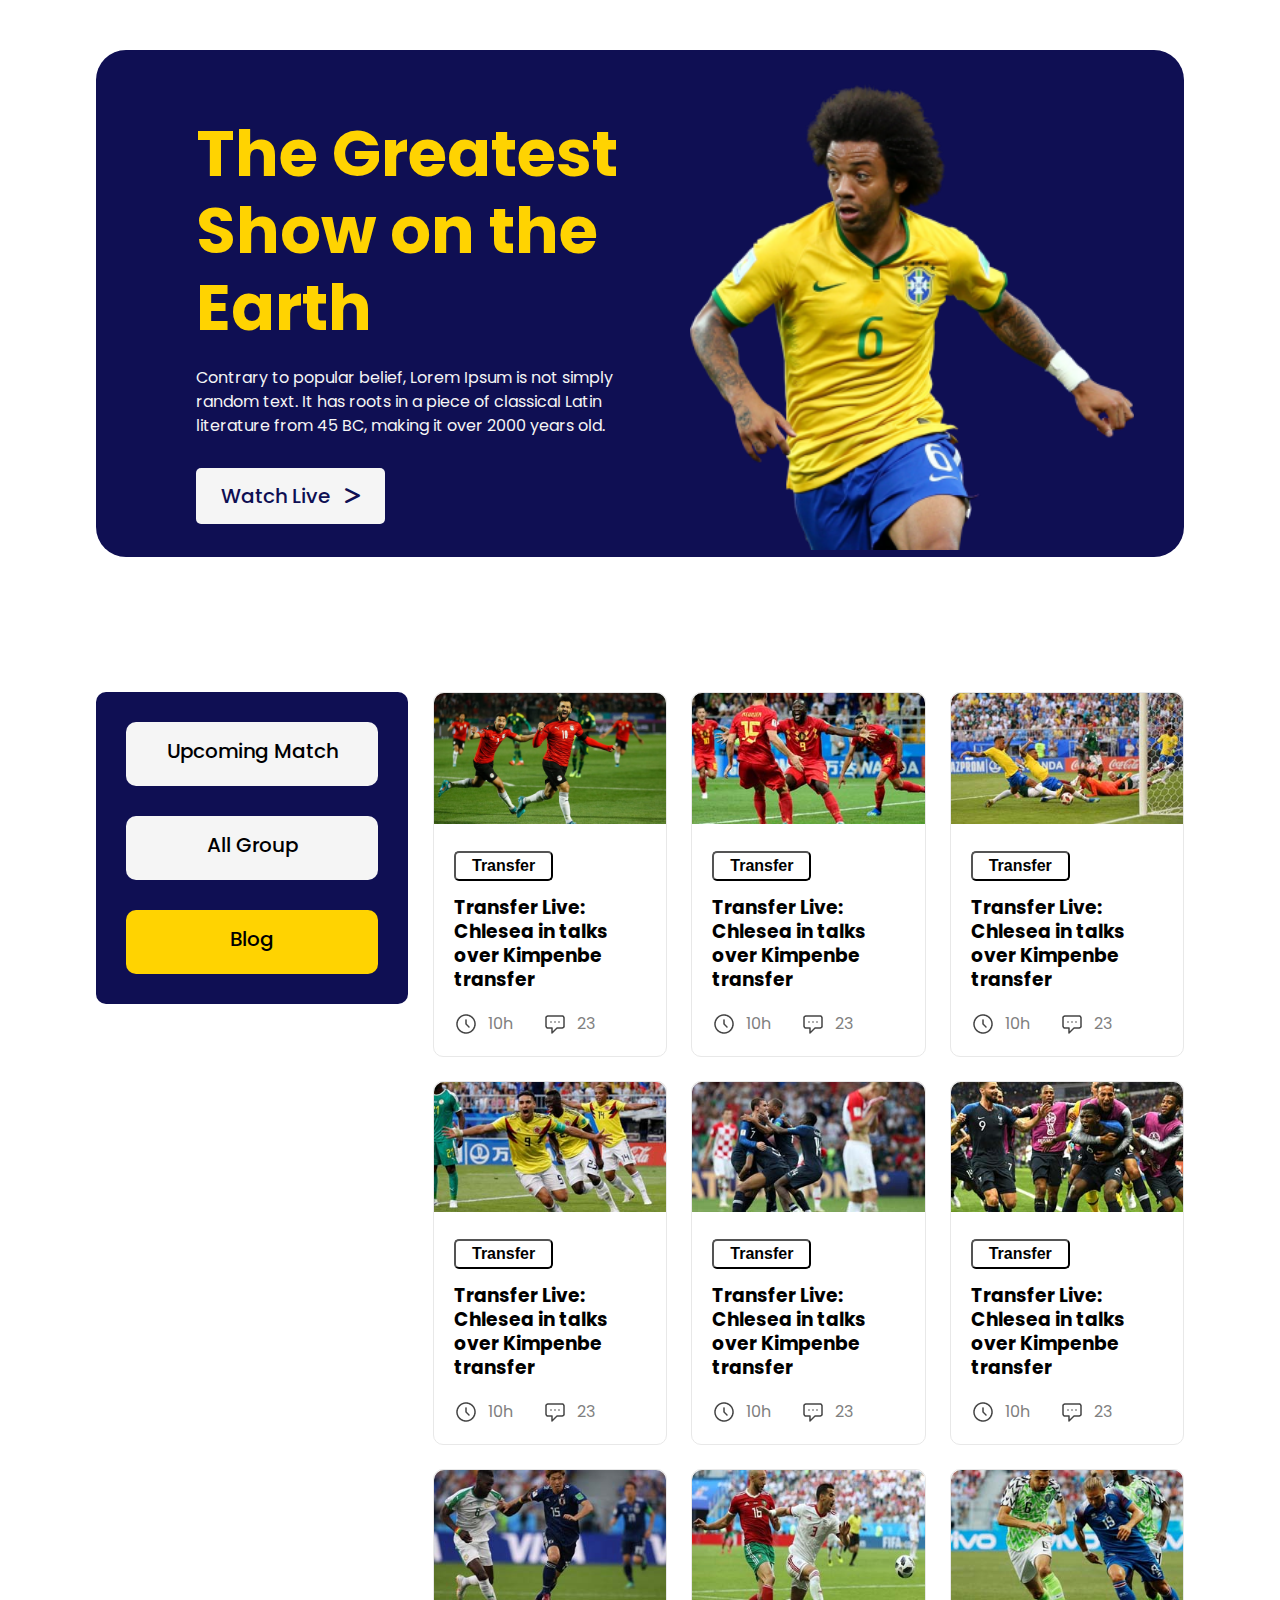
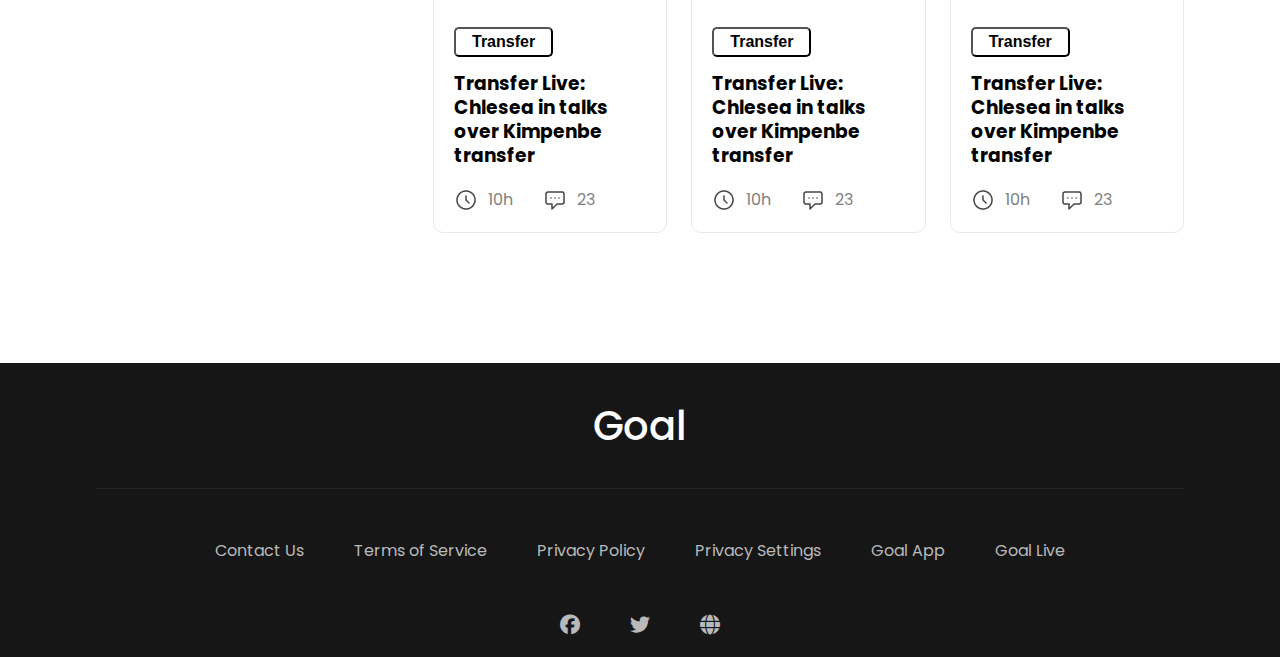
<file: index.html>
<!DOCTYPE html>
<html lang="en">

<head>
    <meta charset="UTF-8">
    <meta http-equiv="X-UA-Compatible" content="IE=edge">
    <meta name="viewport" content="width=device-width, initial-scale=1.0">
    <title>World Cup</title>
    <!-- Fonts -->
    <link rel="preconnect" href="https://fonts.googleapis.com">
    <link rel="preconnect" href="https://fonts.gstatic.com" crossorigin>
    <link
        href="https://fonts.googleapis.com/css2?family=Inter:wght@400;600;700&family=Lobster&family=Poppins:wght@400;500;700;900&display=swap"
        rel="stylesheet">
    <!-- Font Awesome Icon -->
    <link rel="stylesheet" href="https://cdnjs.cloudflare.com/ajax/libs/font-awesome/6.2.0/css/all.min.css">
    <!-- Custom StyleSheet -->
    <link rel="stylesheet" href="style.css">
</head>

<body>
    <!-- Top Part -->
    <header class="container">
        <div class="top-blog">
            <div class="content">
                <div class="half-width">
                    <h1>The Greatest Show on the Earth</h1>
                    <div class="mini-text">
                        <p class="short-text" title="Contrary to popular belief, Lorem Ipsum is not simply
                        random text. It has roots in a piece of classical Latin literature from 45 BC, making it
                        over 2000 years old.">Contrary to popular belief, is not simply random text.</p>
                    </div>
                    <p class="short-text big-text">Contrary to popular belief, Lorem Ipsum is not simply
                        random text. It has roots in a piece of classical Latin literature from 45 BC, making it
                        over 2000 years old.</p>
                    <a class="link-btn btn" href="">Watch Live <i
                            class="fa-sharp fa-solid fa-greater-than btn-icon"></i></a>
                </div>
                <div class="half-width">
                    <img src="images/blog-images/banner-img.png" alt="">
                </div>
            </div>
        </div>
    </header>
    <!-- Main Part -->
    <main>
        <!-- Blog Area -->
        <section class="container">
            <div class="flex">
                <div class="fixed-width">
                    <a href="match.index.html" class="fixed-btn btn Upcoming">Upcoming Match</a>
                    <a href="" class="fixed-btn btn">All
                        Group</a><a href="index.html" class="fixed-btn btn highlighted">Blog</a>
                </div>
                <div class="blog">
                    <div class="highlights">
                        <img src="images/blog-images/blog-img.png" alt="">
                        <div class="blog-content">
                            <button class="live-btn">Transfer</button>
                            <h3>Transfer Live: Chlesea in talks over Kimpenbe transfer</h3>
                            <div class="flex">
                                <div class="blog-info flex">
                                    <img src="images/icons/time-icon.png" alt="">
                                    <p>10h</p>
                                </div>
                                <div>
                                    <div class="blog-info flex">
                                        <img src="images/icons/chat-icon.png" alt="">
                                        <p>23</p>
                                    </div>
                                </div>
                            </div>
                        </div>
                    </div>
                    <div class="highlights">
                        <img src="images/blog-images/argentina.jpg" alt="">
                        <div class="blog-content">
                            <button class="live-btn">Transfer</button>
                            <h3>Transfer Live: Chlesea in talks over Kimpenbe transfer</h3>
                            <div class="flex">
                                <div class="blog-info flex">
                                    <img src="images/icons/time-icon.png" alt="">
                                    <p>10h</p>
                                </div>
                                <div>
                                    <div class="blog-info flex">
                                        <img src="images/icons/chat-icon.png" alt="">
                                        <p>23</p>
                                    </div>
                                </div>
                            </div>
                        </div>
                    </div>
                    <div class="highlights">
                        <img src="images/blog-images/brazeel.jpg" alt="">
                        <div class="blog-content">
                            <button class="live-btn">Transfer</button>
                            <h3>Transfer Live: Chlesea in talks over Kimpenbe transfer</h3>
                            <div class="flex">
                                <div class="blog-info flex">
                                    <img src="images/icons/time-icon.png" alt="">
                                    <p>10h</p>
                                </div>
                                <div>
                                    <div class="blog-info flex">
                                        <img src="images/icons/chat-icon.png" alt="">
                                        <p>23</p>
                                    </div>
                                </div>
                            </div>
                        </div>
                    </div>
                    <div class="highlights">
                        <img src="images/blog-images/colombia.jpg" alt="">
                        <div class="blog-content">
                            <button class="live-btn">Transfer</button>
                            <h3>Transfer Live: Chlesea in talks over Kimpenbe transfer</h3>
                            <div class="flex">
                                <div class="blog-info flex">
                                    <img src="images/icons/time-icon.png" alt="">
                                    <p>10h</p>
                                </div>
                                <div>
                                    <div class="blog-info flex">
                                        <img src="images/icons/chat-icon.png" alt="">
                                        <p>23</p>
                                    </div>
                                </div>
                            </div>
                        </div>
                    </div>
                    <div class="highlights">
                        <img src="images/blog-images/france.jpg" alt="">
                        <div class="blog-content">
                            <button class="live-btn">Transfer</button>
                            <h3>Transfer Live: Chlesea in talks over Kimpenbe transfer</h3>
                            <div class="flex">
                                <div class="blog-info flex">
                                    <img src="images/icons/time-icon.png" alt="">
                                    <p>10h</p>
                                </div>
                                <div>
                                    <div class="blog-info flex">
                                        <img src="images/icons/chat-icon.png" alt="">
                                        <p>23</p>
                                    </div>
                                </div>
                            </div>
                        </div>
                    </div>
                    <div class="highlights">
                        <img src="images/blog-images/german.jpg" alt="">
                        <div class="blog-content">
                            <button class="live-btn">Transfer</button>
                            <h3>Transfer Live: Chlesea in talks over Kimpenbe transfer</h3>
                            <div class="flex">
                                <div class="blog-info flex">
                                    <img src="images/icons/time-icon.png" alt="">
                                    <p>10h</p>
                                </div>
                                <div>
                                    <div class="blog-info flex">
                                        <img src="images/icons/chat-icon.png" alt="">
                                        <p>23</p>
                                    </div>
                                </div>
                            </div>
                        </div>
                    </div>
                    <div class="highlights">
                        <img src="images/blog-images/japan.jpg" alt="">
                        <div class="blog-content">
                            <button class="live-btn">Transfer</button>
                            <h3>Transfer Live: Chlesea in talks over Kimpenbe transfer</h3>
                            <div class="flex">
                                <div class="blog-info flex">
                                    <img src="images/icons/time-icon.png" alt="">
                                    <p>10h</p>
                                </div>
                                <div>
                                    <div class="blog-info flex">
                                        <img src="images/icons/chat-icon.png" alt="">
                                        <p>23</p>
                                    </div>
                                </div>
                            </div>
                        </div>
                    </div>
                    <div class="highlights">
                        <img src="images/blog-images/morocco.jpg" alt="">
                        <div class="blog-content">
                            <button class="live-btn">Transfer</button>
                            <h3>Transfer Live: Chlesea in talks over Kimpenbe transfer</h3>
                            <div class="flex">
                                <div class="blog-info flex">
                                    <img src="images/icons/time-icon.png" alt="">
                                    <p>10h</p>
                                </div>
                                <div>
                                    <div class="blog-info flex">
                                        <img src="images/icons/chat-icon.png" alt="">
                                        <p>23</p>
                                    </div>
                                </div>
                            </div>
                        </div>
                    </div>
                    <div class="highlights">
                        <img src="images/blog-images/nigeria.jpg" alt="">
                        <div class="blog-content">
                            <button class="live-btn">Transfer</button>
                            <h3>Transfer Live: Chlesea in talks over Kimpenbe transfer</h3>
                            <div class="flex">
                                <div class="blog-info flex">
                                    <img src="images/icons/time-icon.png" alt="">
                                    <p>10h</p>
                                </div>
                                <div>
                                    <div class="blog-info flex">
                                        <img src="images/icons/chat-icon.png" alt="">
                                        <p>23</p>
                                    </div>
                                </div>
                            </div>
                        </div>
                    </div>
                </div>
            </div>
        </section>
        <!-- footer Area -->
        <section class="footer-bg">
            <div class="container footer-navigation">
                <h2>Goal</h2>
                <hr>
                <ul class="flex">
                    <li> <a href="">Contact Us</a></li>
                    <li><a href="">Terms of Service</a></li>
                    <li><a href="">Privacy Policy</a></li>
                    <li><a href="">Privacy Settings</a></li>
                    <li><a href="">Goal App</a></li>
                    <li><a href="">Goal Live</a></li>
                </ul>
                <ul class="social-icon flex">
                    <li><a href=""><i class="fa-brands fa-facebook"></i></a></i></li>
                    <li><a href=""><i class="fa-brands fa-twitter"></i></a></li>
                    <li><a href=""><i class="fa-solid fa-globe"></i></a></li>
                </ul>
            </div>
            </div>
        </section>
    </main>
</body>

</html>
</file>
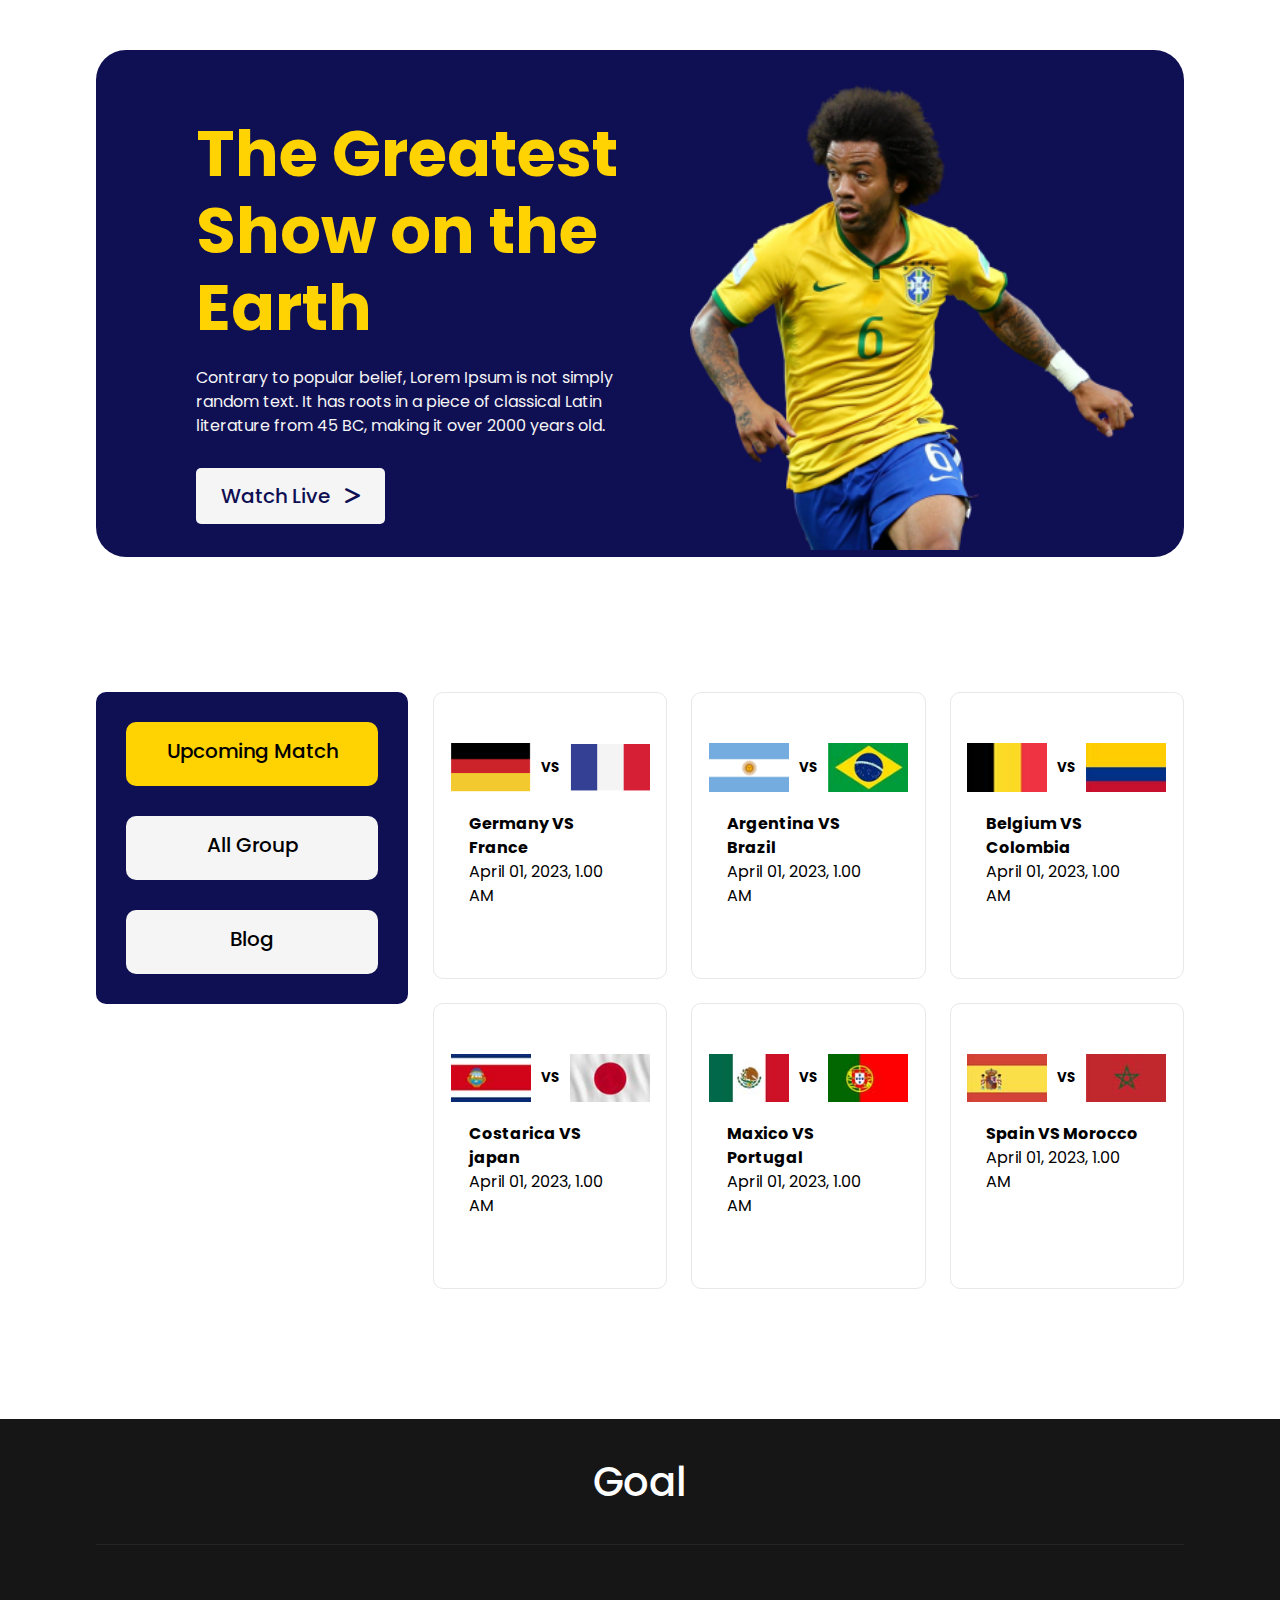
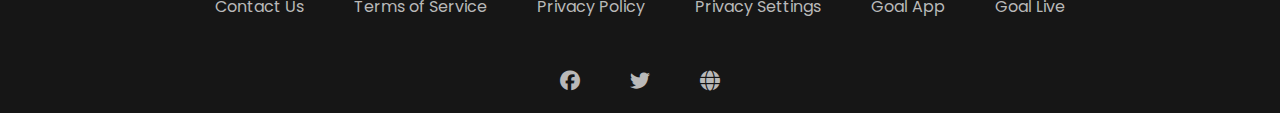
<file: match.index.html>
<!DOCTYPE html>
<html lang="en">

<head>
    <meta charset="UTF-8">
    <meta http-equiv="X-UA-Compatible" content="IE=edge">
    <meta name="viewport" content="width=device-width, initial-scale=1.0">
    <title>World Cup</title>
    <!-- Fonts -->
    <link rel="preconnect" href="https://fonts.googleapis.com">
    <link rel="preconnect" href="https://fonts.gstatic.com" crossorigin>
    <link
        href="https://fonts.googleapis.com/css2?family=Inter:wght@400;600;700&family=Lobster&family=Poppins:wght@400;500;700;900&display=swap"
        rel="stylesheet">
    <!-- Font Awesome Icon -->
    <link rel="stylesheet" href="https://cdnjs.cloudflare.com/ajax/libs/font-awesome/6.2.0/css/all.min.css">
    <!--  StyleSheet -->
    <link rel="stylesheet" href="style.css">
</head>

<body>
    <!-- Top Part -->
    <header class="container">
        <div class="top-blog">
            <div class="content">
                <div class="half-width">
                    <h1>The Greatest Show on the Earth</h1>
                    <div class="mini-text">
                        <p class="short-text" title="Contrary to popular belief, Lorem Ipsum is not simply
                        random text. It has roots in a piece of classical Latin literature from 45 BC, making it
                        over 2000 years old.">Contrary to popular belief, is not simply random text.</p>
                    </div>
                    <p class="short-text big-text">Contrary to popular belief, Lorem Ipsum is not simply
                        random text. It has roots in a piece of classical Latin literature from 45 BC, making it
                        over 2000 years old.</p>
                    <a class="link-btn btn" href="">Watch Live <i
                            class="fa-sharp fa-solid fa-greater-than btn-icon"></i></a>
                </div>
                <div class="half-width">
                    <img src="images/blog-images/banner-img.png" alt="">
                </div>
            </div>
        </div>
    </header>
    <!-- Main Part -->
    <main>
        <!-- Blog Area -->
        <section class="container">
            <div class="flex">
                <div class="fixed-width">
                    <a href="" class="fixed-btn btn Upcoming highlighted">Upcoming Match</a><a href=""
                        class="fixed-btn btn">All
                        Group</a><a href="index.html" class="fixed-btn btn">Blog</a>
                </div>
                <div class="blog">
                    <div class="highlights Upcoming-match">
                        <div class="flex">
                            <img src="images/flags/germany-flag.png" alt="">
                            <h5>VS</h5>
                            <img src="images/flags/france-flag.jpg" alt="">
                        </div>
                        <div class="blog-content">
                            <h4>Germany VS France</h4>
                            <P>April 01, 2023, 1.00 AM</P>
                        </div>
                    </div>
                    <div class="highlights Upcoming-match">
                        <div class="flex">
                            <img src="images/flags/argentina-flag.png" alt="">
                            <h5>VS</h5>
                            <img src="images/flags/brazil.jpg" alt="">
                        </div>
                        <div class="blog-content">
                            <h4>Argentina VS Brazil</h4>
                            <P>April 01, 2023, 1.00 AM</P>
                        </div>
                    </div>
                    <div class="highlights Upcoming-match">
                        <div class="flex">
                            <img src="images/flags/belgium-flag.png" alt="">
                            <h5>VS</h5>
                            <img src="images/flags/colombia-flag.jpg" alt="">
                        </div>
                        <div class="blog-content">
                            <h4>Belgium VS Colombia</h4>
                            <P>April 01, 2023, 1.00 AM</P>
                        </div>
                    </div>
                    <div class="highlights Upcoming-match">
                        <div class="flex">
                            <img src="images/flags/costarica-flag.jpg" alt="">
                            <h5>VS</h5>
                            <img src="images/flags/japan-flag.jpg" alt="">
                        </div>
                        <div class="blog-content">
                            <h4>Costarica VS japan </h4>
                            <P>April 01, 2023, 1.00 AM</P>
                        </div>
                    </div>
                    <div class="highlights Upcoming-match">
                        <div class="flex">
                            <img src="images/flags/maxico-flag.jpg" alt="">
                            <h5>VS</h5>
                            <img src="images/flags/portugal-flag.png" alt="">
                        </div>
                        <div class="blog-content">
                            <h4>Maxico VS Portugal</h4>
                            <P>April 01, 2023, 1.00 AM</P>
                        </div>
                    </div>
                    <div class="highlights Upcoming-match">
                        <div class="flex">
                            <img src="images/flags/spain-flag.jpg" alt="">
                            <h5>VS</h5>
                            <img src="images/flags/morocco-flag.jpg" alt="">
                        </div>
                        <div class="blog-content">
                            <h4>Spain VS Morocco</h4>
                            <P>April 01, 2023, 1.00 AM</P>
                        </div>
                    </div>
                </div>
            </div>
        </section>
        <!-- footer Area -->
        <section class="footer-bg">
            <div class="container footer-navigation">
                <h2>Goal</h2>
                <hr>
                <ul class="flex">
                    <li> <a href="">Contact Us</a></li>
                    <li><a href="">Terms of Service</a></li>
                    <li><a href="">Privacy Policy</a></li>
                    <li><a href="">Privacy Settings</a></li>
                    <li><a href="">Goal App</a></li>
                    <li><a href="">Goal Live</a></li>
                </ul>
                <ul class="social-icon flex">
                    <li><a href=""><i class="fa-brands fa-facebook"></i></a></i></li>
                    <li><a href=""><i class="fa-brands fa-twitter"></i></a></li>
                    <li><a href=""><i class="fa-solid fa-globe"></i></a></li>
                </ul>
            </div>
            </div>
        </section>
    </main>
</body>

</html>
</file>
<file: style.css>
* {
    margin: 0;
    padding: 0;
    box-sizing: border-box;
}

/* Common Style */
body {
    font-family: 'Poppins', sans-serif;
    line-height: 1.5em;
}

/* Header */
.container {
    width: 85%;
    margin: 50px auto;
}

.top-blog {
    border-radius: 30px;
    background-color: #0F0F53;
}

.container:hover .link-btn {
    background-color: #FFD301;
    font-weight: 700;
}

.content {
    display: flex;
    padding: 0 100px;
    align-items: center;
}

.half-width {
    margin-top: 33px;
    width: 50%;
}

.mini-text {
    display: none;
}

h1 {
    font-size: 4em;
    line-height: 1.2em;
    color: #FFD301;
}

h2 {
    color: #FFFFFF;
    font-size: 40px;
    font-weight: 500;
    padding: 50px;
}

.short-text {
    color: whitesmoke;
    margin: 20px 0;
}

hr {
    width: 100%;
    height: 1px;
    background-color: #c4c2c217;
    border: none;
}

.container:hover h1 {
    color: whitesmoke;
}

.btn {
    text-decoration: none;
    font-size: 20px;
    font-weight: 500;
}

.link-btn {
    margin-top: 10px;
    color: #0F0F53;
    padding: 16px 25px;
    border-radius: 5px;
    background-color: whitesmoke;
    display: inline-block;
}

.btn-icon {
    font-size: 20px;
    margin-left: 10px;
}

.half-width img {
    width: 100%;
    margin-left: 50px;
}

/* Blog Area */
.flex {
    display: flex;
}

.fixed-width {
    width: 312px;
    height: 312px;
    padding: 30;
    border-radius: 10px;
    margin-top: 85px;
    margin-right: 25px;
    background-color: #0F0F53;
}

.fixed-btn {
    width: 252px;
    height: 64px;
    padding: 17px 39px;
    margin: 30px 30px 0 30px;
    color: black;
    text-align: center;
    display: inline-block;
    background-color: whitesmoke;
    border-radius: 10px;
}

.highlighted {
    background-color: #FFD301;
}

.blog {
    margin-top: 85px;
    display: grid;
    grid-template-columns: repeat(3, 1fr);
    column-gap: 24px;
    row-gap: 24px;
}

.highlights {
    border: 1px solid #E8E8E8;
    border-radius: 10px;
}

.highlights img {
    width: 100%;
    border-top-left-radius: 10px;
    border-top-right-radius: 10px;
}

.blog-content {
    margin: 20px;
}

.live-btn {
    font-weight: 600;
    font-size: 16px;
    background-color: white;
    padding: 4px 16px;
    border-radius: 5px;
}

.blog-content h3 {
    margin-top: 15px;
}

.live-details {
    display: flex;
}

.blog-info {
    margin-top: 20px;
    margin-right: 30px;
}

.blog-info p {
    margin-left: 10px;
    font-size: 16px;
    color: gray;
}

/* match.index.html */
.Upcoming-match {
    padding: 50px 15px;
}

.Upcoming-match img {
    width: 80px;
    border-radius: 0%;
}

.Upcoming-match .flex {
    align-items: center;
    justify-content: center;
}

.Upcoming-match .flex h5 {
    padding: 0 10px;
}

/* Footer & 
Navigation Area */
.footer-bg {
    margin-top: 130px;
    background-color: #161616;
}

.footer-navigation {
    height: 294px;
    display: flex;
    flex-direction: column;
    justify-content: center;
    align-items: center;
    margin-bottom: 0;

}

.footer-navigation ul li {
    list-style-type: none;
    margin-top: 50px;
}

.footer-navigation ul li a {
    color: #B9B9B9;
    text-decoration: none;
    padding: 0 25px;
}

.social-icon {
    font-size: 20px;
    padding-bottom: 20px;
}

/* ==============
Media Queries 
===============*/
/* Mobile Device */

@media only screen and (max-width: 668px) {
    .container {
        display: flex;
        justify-content: center;
    }

    .content {
        flex-direction: column;
        padding: 0;
        text-align: center;
    }

    .half-width {
        width: 85%;
    }

    h1 {
        font-size: 2.5em;
    }

    .mini-text {
        width: 300px;
        display: block;
        padding-left: 50px;
    }

    .big-text {
        display: none;
    }

    .short-text {
        white-space: nowrap;
        overflow: hidden;
        text-overflow: ellipsis;
        margin: 20px auto;
    }

    .flex {
        flex-direction: column;
    }

    .half-width img {
        margin: 0 auto;
    }

    .fixed-width {
        margin: 0 auto;
        background-color: white;
    }

    .fixed-btn {
        width: 85%;
        background-color: white;
        border: 1px solid lightgray;
    }

    #highlighted {
        border: none;
    }

    .blog {
        grid-template-columns: repeat(1, 1fr);
    }

    .blog .flex {
        flex-direction: row;
    }

    .footer-navigation {
        height: auto;
    }

    .footer-navigation ul li {
        text-align: center;
    }

    ul.social-icon.flex {
        flex-direction: row;
    }
}

/* Tablet */
@media only screen and (min-width: 669px) and (max-width: 991px) {
    h1 {
        font-size: 2em;
    }

    .mini-text {
        width: 300px;
        display: block;
    }

    .big-text {
        display: none;
    }

    .short-text {
        white-space: nowrap;
        overflow: hidden;
        text-overflow: ellipsis;
    }

    .flex {
        flex-direction: column;
    }

    .fixed-width {
        width: 100%;
        height: auto;
        max-width: auto;
        display: flex;
        background-color: white;
        margin: 0px;
    }

    .fixed-btn {
        margin: 0 10px;
    }

    .Upcoming {
        padding: 17px 5px;
    }

    .blog {
        grid-template-columns: repeat(2, 1fr);
    }

    .blog .flex {
        flex-direction: row;
    }

    .footer-navigation ul li {
        text-align: center;
    }

    .footer-navigation .flex {
        flex-direction: row;
        white-space: nowrap;
        word-wrap: wrap;
    }

    ul.social-icon.flex {
        flex-direction: row;
    }
}
</file>
